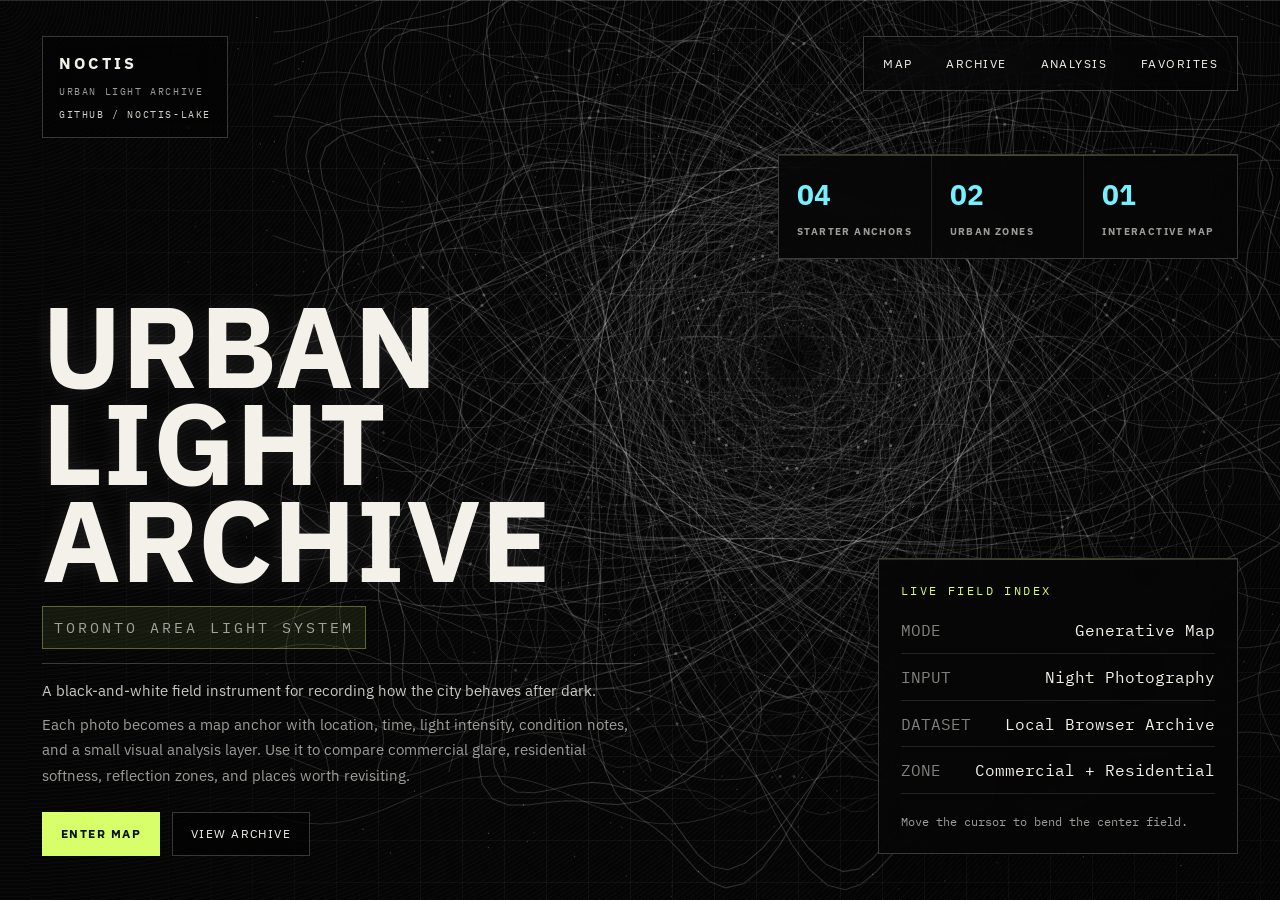
<file: index.html>
<!DOCTYPE html>
<html lang="en">
<head>
  <meta charset="UTF-8" />
  <meta name="viewport" content="width=device-width, initial-scale=1.0" />
  <meta name="description" content="NOCTIS is an interactive archive for mapping night light conditions across Toronto." />
  <title>NOCTIS - Urban Light Archive</title>
  <link rel="stylesheet" href="style.css" />
</head>
<body class="home-page">
  <canvas id="homeCanvas" aria-hidden="true"></canvas>
  <div class="grid-layer" aria-hidden="true"></div>
  <div class="noise-layer" aria-hidden="true"></div>
  <div class="scan-line" aria-hidden="true"></div>

  <header class="home-header">
    <a class="brand-block" href="index.html" aria-label="NOCTIS home">
      <span class="brand-mark">NOCTIS</span>
      <span class="brand-sub">URBAN LIGHT ARCHIVE</span>
      <span class="signature">github / noctis-lake</span>
    </a>
    <nav class="home-nav" aria-label="Primary navigation">
      <a href="map.html">Map</a>
      <a href="map.html#archive">Archive</a>
      <a href="map.html#analysis">Analysis</a>
      <a href="map.html#favorites">Favorites</a>
    </nav>
  </header>

  <main class="home-copy">
    <h1>Urban<br />Light<br />Archive</h1>
    <p class="system-label">Toronto area light system</p>
    <p class="intro-main">A black-and-white field instrument for recording how the city behaves after dark.</p>
    <p class="intro-small">Each photo becomes a map anchor with location, time, light intensity, condition notes, and a small visual analysis layer. Use it to compare commercial glare, residential softness, reflection zones, and places worth revisiting.</p>
    <div class="home-actions" aria-label="Start actions">
      <a class="enter-btn" href="map.html">Enter Map</a>
      <a class="ghost-btn" href="map.html#archive">View Archive</a>
    </div>
  </main>

  <aside class="home-data-panel" aria-label="Project status">
    <div class="panel-heading">Live Field Index</div>
    <dl>
      <div><dt>Mode</dt><dd>Generative Map</dd></div>
      <div><dt>Input</dt><dd>Night Photography</dd></div>
      <div><dt>Dataset</dt><dd>Local Browser Archive</dd></div>
      <div><dt>Zone</dt><dd>Commercial + Residential</dd></div>
    </dl>
    <p>Move the cursor to bend the center field.</p>
  </aside>

  <section class="home-metrics" aria-label="Archive metrics">
    <div><span>04</span><b>Starter Anchors</b></div>
    <div><span>02</span><b>Urban Zones</b></div>
    <div><span>01</span><b>Interactive Map</b></div>
  </section>

  <script src="script.js"></script>
</body>
</html>
</file>
<file: style.css>
@import url('https://fonts.googleapis.com/css2?family=IBM+Plex+Mono:wght@400;500;600;700&family=IBM+Plex+Sans:wght@500;700;800&display=swap');

:root {
  color-scheme: dark;
  --bg: #050505;
  --ink: #f4f1ea;
  --muted: rgba(244, 241, 234, 0.64);
  --soft: rgba(244, 241, 234, 0.1);
  --line: rgba(244, 241, 234, 0.22);
  --panel: rgba(8, 8, 8, 0.7);
  --panel-strong: rgba(10, 10, 10, 0.92);
  --accent: #d8ff6a;
  --cyan: #75f0ff;
  --danger: #ff8c78;
  --wine: #5f1518;
}

* {
  box-sizing: border-box;
  margin: 0;
  padding: 0;
}

html,
body {
  position: relative;
  width: 100%;
  min-height: 100%;
  font-family: "IBM Plex Sans", Arial, Helvetica, sans-serif;
  background: var(--bg);
  color: var(--ink);
  line-height: 1.6;
}

body::before {
  content: "";
  position: fixed;
  inset: -10%;
  z-index: 0;
  pointer-events: none;
  background:
    radial-gradient(ellipse at 68% 28%, rgba(216, 255, 106, 0.13), transparent 18%),
    radial-gradient(ellipse at 22% 72%, rgba(117, 240, 255, 0.1), transparent 22%),
    repeating-conic-gradient(from 28deg at 50% 50%, rgba(244, 241, 234, 0.03) 0deg 1deg, transparent 1deg 8deg);
  opacity: 0.62;
  mix-blend-mode: screen;
  animation: noctis-field-bend 22s ease-in-out infinite alternate;
}

a {
  color: inherit;
  text-decoration: none;
}

button,
input,
textarea,
select {
  font: inherit;
}

button,
a,
input,
textarea,
select {
  outline-color: var(--accent);
}

a:focus-visible,
button:focus-visible,
input:focus-visible,
textarea:focus-visible,
select:focus-visible {
  outline: 2px solid var(--accent);
  outline-offset: 3px;
}

.home-page {
  min-height: 100vh;
  overflow: hidden;
  cursor: crosshair;
}

.home-page canvas {
  position: fixed;
  inset: 0;
  z-index: 0;
  width: 100%;
  height: 100%;
}

.grid-layer,
.noise-layer,
.scan-line {
  position: fixed;
  pointer-events: none;
}

.grid-layer {
  inset: 0;
  z-index: 1;
  background-image:
    linear-gradient(rgba(255, 255, 255, 0.045) 1px, transparent 1px),
    linear-gradient(90deg, rgba(255, 255, 255, 0.045) 1px, transparent 1px);
  background-size: 42px 42px;
  mask-image: radial-gradient(circle at 62% 42%, #000 0%, #000 62%, transparent 92%);
}

.noise-layer {
  inset: 0;
  z-index: 2;
  opacity: 0.075;
  background-image: repeating-radial-gradient(circle at 0 0, rgba(255, 255, 255, 0.28) 0, rgba(255, 255, 255, 0.28) 1px, transparent 1px, transparent 4px);
  mix-blend-mode: screen;
}

.scan-line {
  left: 0;
  z-index: 3;
  width: 100%;
  height: 1px;
  background: rgba(255, 255, 255, 0.14);
  animation: scan 5s linear infinite;
}

@keyframes scan {
  0% { top: -2%; }
  100% { top: 102%; }
}

.home-header,
.map-topbar {
  position: fixed;
  z-index: 10;
  gap: 18px;
  display: flex;
  align-items: flex-start;
  justify-content: space-between;
  pointer-events: none;
}

.home-header {
  top: 36px;
  left: 42px;
  right: 42px;
}

.brand-block,
.home-nav,
.map-logo,
.map-topbar nav {
  pointer-events: auto;
}

.brand-block,
.map-logo {
  position: relative;
  overflow: hidden;
  display: inline-flex;
  flex-direction: column;
  gap: 7px;
  padding: 14px 16px;
  border: 1px solid var(--line);
  background: rgba(0, 0, 0, 0.34);
  backdrop-filter: blur(16px);
  transition:
    transform 240ms cubic-bezier(0.2, 1.35, 0.4, 1),
    border-color 160ms ease,
    box-shadow 160ms ease;
}

.brand-block:hover,
.map-logo:hover {
  animation: noctis-glitch 620ms steps(2, end);
  border-color: rgba(216, 255, 106, 0.46);
  box-shadow: 0 16px 42px rgba(216, 255, 106, 0.08);
  transform: rotate(-1deg) scale(1.035);
}

.brand-block:active,
.map-logo:active {
  transform: rotate(1deg) scale(0.95);
}

.brand-mark,
.map-logo {
  font-weight: 900;
  letter-spacing: 0.2em;
}

.brand-sub,
.signature,
.map-logo span {
  font-family: "IBM Plex Mono", "Courier New", monospace;
  font-size: 10px;
  letter-spacing: 0.16em;
  color: var(--muted);
  text-transform: uppercase;
}

.signature,
.map-logo span {
  color: rgba(244, 241, 234, 0.86);
}

.home-nav,
.map-topbar nav {
  display: flex;
  flex-wrap: wrap;
  justify-content: flex-end;
  gap: 8px;
  padding: 6px;
  border: 1px solid var(--line);
  background: rgba(0, 0, 0, 0.36);
  backdrop-filter: blur(16px);
}

.home-nav a,
.map-topbar button,
.map-toolbox button,
.modal-actions button,
.ghost-btn,
.enter-btn {
  border: 1px solid transparent;
  color: var(--ink);
  background: transparent;
  cursor: pointer;
  text-transform: uppercase;
  letter-spacing: 0.12em;
  font-size: 12px;
}

.home-nav a,
.map-topbar button {
  position: relative;
  overflow: hidden;
  padding: 10px 12px;
}

.home-nav a::after,
.map-topbar button::after {
  content: "";
  position: absolute;
  inset: 0;
  background: linear-gradient(110deg, transparent 0 35%, rgba(216, 255, 106, 0.18) 48%, transparent 62%);
  transform: translateX(-120%);
  transition: transform 540ms ease;
}

.home-nav a:hover,
.map-topbar button:hover,
.map-topbar button.active {
  border-color: var(--line);
  background: rgba(244, 241, 234, 0.12);
}

.home-nav a:hover::after,
.map-topbar button:hover::after,
.map-topbar button.active::after {
  transform: translateX(120%);
}

.home-copy {
  position: fixed;
  left: 42px;
  bottom: 44px;
  z-index: 5;
  max-width: 780px;
  pointer-events: none;
}

.system-label {
  display: inline-flex;
  margin-top: 18px;
  padding: 8px 11px;
  border: 1px solid rgba(216, 255, 106, 0.35);
  color: var(--accent);
  background: rgba(216, 255, 106, 0.08);
  font-family: "Courier New", monospace;
  font-size: 11px;
  letter-spacing: 0.2em;
  text-transform: uppercase;
  transition:
    transform 240ms cubic-bezier(0.2, 1.35, 0.4, 1),
    box-shadow 160ms ease,
    border-color 160ms ease;
}

.system-label:hover {
  border-color: rgba(216, 255, 106, 0.7);
  box-shadow: 0 0 34px rgba(216, 255, 106, 0.12);
  transform: rotate(-2deg) scale(1.055);
}

.system-label:active {
  transform: rotate(1deg) scale(0.94);
}

.home-copy h1 {
  max-width: 780px;
  color: var(--ink);
  font-size: clamp(70px, 9vw, 142px);
  line-height: 0.84;
  font-weight: 900;
  text-transform: uppercase;
  text-shadow: 0 0 22px rgba(255, 255, 255, 0.09);
  animation: noctis-title-float 8s ease-in-out infinite alternate;
}

.home-copy p {
  max-width: 620px;
  color: var(--muted);
  font-size: 15px;
  line-height: 1.7;
}

.home-copy .intro-main {
  margin-top: 14px;
  padding-top: 14px;
  border-top: 1px solid var(--line);
  color: rgba(244, 241, 234, 0.82);
}

.home-copy .intro-small {
  margin-top: 8px;
  max-width: 600px;
}

.home-actions {
  display: flex;
  gap: 12px;
  margin-top: 24px;
  pointer-events: auto;
}

.enter-btn,
.ghost-btn,
.map-toolbox button,
.modal-actions button {
  position: relative;
  overflow: hidden;
  display: inline-flex;
  align-items: center;
  justify-content: center;
  min-height: 44px;
  padding: 0 18px;
  border-color: var(--line);
  background: rgba(0, 0, 0, 0.44);
  backdrop-filter: blur(14px);
  transition: transform 0.18s ease, background 0.18s ease, color 0.18s ease, border-color 0.18s ease;
}

.enter-btn::after,
.ghost-btn::after,
.map-toolbox button::after,
.modal-actions button::after {
  content: "✓";
  position: absolute;
  right: 10px;
  top: 50%;
  display: grid;
  place-items: center;
  width: 20px;
  height: 20px;
  border: 1px solid currentColor;
  border-radius: 50%;
  font-size: 11px;
  opacity: 0;
  transform: translateY(-50%) scale(0.2);
  transition:
    opacity 120ms ease,
    transform 260ms cubic-bezier(0.2, 1.45, 0.36, 1);
}

.enter-btn {
  border-color: rgba(216, 255, 106, 0.6);
  color: #071005;
  background: var(--accent);
  font-weight: 800;
}

.ghost-btn:hover,
.map-toolbox button:hover,
.modal-actions button:hover {
  background: var(--ink);
  color: #050505;
  box-shadow: 0 0 0 1px rgba(216, 255, 106, 0.12), 0 18px 44px rgba(216, 255, 106, 0.1);
  transform: translateY(-3px) scale(1.02);
}

.enter-btn:hover {
  transform: translateY(-3px) scale(1.025);
  background: #f2ffd1;
  box-shadow: 0 0 0 1px rgba(216, 255, 106, 0.22), 0 18px 46px rgba(216, 255, 106, 0.18);
}

.enter-btn:active,
.ghost-btn:active,
.map-toolbox button:active,
.modal-actions button:active {
  transform: translateY(0) scale(0.96);
}

.enter-btn:active::after,
.ghost-btn:active::after,
.map-toolbox button:active::after,
.modal-actions button:active::after {
  opacity: 1;
  transform: translateY(-50%) scale(1);
}

.home-data-panel,
.home-metrics,
.map-toolbox,
.archive-panel,
.insight-panel,
.action-panel {
  position: fixed;
  z-index: 8;
  overflow: hidden;
  border: 1px solid var(--line);
  background: rgba(6, 6, 6, 0.82);
  backdrop-filter: blur(18px);
  box-shadow: 0 22px 70px rgba(0, 0, 0, 0.28);
  animation: noctis-rise 620ms ease both;
}

.home-data-panel,
.home-metrics {
  background: rgba(6, 6, 6, 0.9);
}

.home-data-panel::before,
.home-metrics::before,
.archive-panel::before,
.insight-panel::before,
.action-panel::before {
  content: "";
  position: absolute;
  left: -45%;
  right: -45%;
  top: 0;
  height: 1px;
  pointer-events: none;
  background: linear-gradient(90deg, transparent, rgba(216, 255, 106, 0.72), transparent);
  opacity: 0.42;
  animation: noctis-panel-current 6.8s ease-in-out infinite;
}

.home-data-panel {
  z-index: 12;
  right: 42px;
  bottom: 46px;
  width: min(360px, calc(100vw - 84px));
  padding: 22px;
  font-family: "IBM Plex Mono", "Courier New", monospace;
}

.panel-heading {
  margin-bottom: 18px;
  color: var(--accent);
  font-size: 12px;
  letter-spacing: 0.2em;
  text-transform: uppercase;
}

.home-data-panel dl {
  display: grid;
  gap: 11px;
}

.home-data-panel dl div {
  background-image: linear-gradient(90deg, rgba(95, 21, 24, 0.9) 0 50%, transparent 50% 100%);
  background-size: 200% 100%;
  background-position: 100% 0;
  display: flex;
  justify-content: space-between;
  gap: 18px;
  padding-bottom: 9px;
  border-bottom: 1px solid rgba(244, 241, 234, 0.12);
  transition:
    background-position 340ms ease,
    color 180ms ease;
}

.home-data-panel dl div:hover {
  background-position: 0 0;
}

.home-data-panel dl div:hover dt,
.home-data-panel dl div:hover dd {
  color: var(--ink);
}

.home-data-panel dt {
  color: rgba(244, 241, 234, 0.52);
  text-transform: uppercase;
}

.home-data-panel dd {
  text-align: right;
}

.home-data-panel p {
  margin-top: 18px;
  color: var(--muted);
  font-size: 12px;
  line-height: 1.6;
}

.home-metrics {
  z-index: 12;
  right: 42px;
  top: 154px;
  display: grid;
  grid-template-columns: repeat(3, 1fr);
  width: min(460px, calc(100vw - 84px));
}

.home-metrics div {
  position: relative;
  overflow: hidden;
  padding: 18px;
  border-right: 1px solid rgba(244, 241, 234, 0.12);
  transition:
    transform 180ms ease,
    background 180ms ease,
    box-shadow 180ms ease;
}

.home-metrics div:hover {
  background: rgba(244, 241, 234, 0.08);
  box-shadow: inset 0 0 0 1px rgba(216, 255, 106, 0.2);
  transform: translateY(-4px);
}

.home-metrics div:last-child {
  border-right: 0;
}

.home-metrics span {
  display: block;
  color: var(--cyan);
  font-size: 28px;
  font-weight: 900;
}

.home-metrics b {
  display: block;
  margin-top: 6px;
  color: var(--muted);
  font-size: 10px;
  letter-spacing: 0.14em;
  text-transform: uppercase;
}

.map-page {
  min-height: 100vh;
  overflow: hidden;
}

.map-page #map {
  position: fixed;
  inset: 0;
  z-index: 0;
  background: var(--bg);
}

.leaflet-tile {
  filter: grayscale(1) invert(0.94) contrast(1.28) brightness(0.72);
}

.leaflet-control-attribution {
  background: rgba(0, 0, 0, 0.5) !important;
  color: #aaa !important;
}

.leaflet-top.leaflet-left {
  top: 112px;
  left: 22px;
}

.map-topbar {
  top: 22px;
  left: 22px;
  right: 22px;
  align-items: center;
}

.map-logo {
  font-size: 17px;
}

.map-toolbox {
  left: 22px;
  bottom: 22px;
  width: 360px;
  padding: 18px;
}

.toolbox-title,
.archive-head {
  display: flex;
  align-items: center;
  justify-content: space-between;
  gap: 16px;
}

.toolbox-title p,
.archive-panel h2 {
  font-size: 14px;
  font-weight: 900;
  letter-spacing: 0.16em;
  text-transform: uppercase;
}

.toolbox-title span,
.archive-head span {
  color: var(--accent);
  font-family: "Courier New", monospace;
  font-size: 11px;
  white-space: nowrap;
  text-transform: uppercase;
}

.toolbox-title b {
  font-weight: 400;
}

.workflow-strip {
  display: grid;
  grid-template-columns: auto 1fr auto 1fr auto;
  gap: 8px;
  align-items: center;
  margin: 14px 0 2px;
  font-family: "Courier New", monospace;
  font-size: 10px;
  letter-spacing: 0.16em;
  text-transform: uppercase;
}

.workflow-strip span {
  color: var(--ink);
}

.workflow-strip i {
  position: relative;
  overflow: hidden;
  height: 1px;
  background: rgba(216, 255, 106, 0.36);
}

.workflow-strip i::after {
  content: "";
  position: absolute;
  inset: 0;
  background: linear-gradient(90deg, transparent, var(--accent), transparent);
  transform: translateX(-100%);
  animation: noctis-workflow-current 4.2s ease-in-out infinite;
}

.search-wrap {
  display: grid;
  gap: 8px;
  margin: 15px 0;
  color: var(--muted);
  font-size: 11px;
  letter-spacing: 0.12em;
  text-transform: uppercase;
}

.search-wrap input,
.meta-input,
.modal-info textarea,
.modal-info input[type="file"],
.modal-info select {
  width: 100%;
  border: 1px solid rgba(244, 241, 234, 0.2);
  background: rgba(255, 255, 255, 0.055);
  color: var(--ink);
}

.search-wrap input {
  height: 42px;
  padding: 0 12px;
}

.tool-grid {
  display: grid;
  grid-template-columns: 1fr 1fr;
  gap: 9px;
}

.map-toolbox button {
  min-height: 42px;
  padding: 0 12px;
  text-align: center;
}

.legend {
  display: grid;
  grid-template-columns: 1fr 1fr;
  gap: 9px 12px;
  margin-top: 16px;
  color: var(--muted);
  font-family: "Courier New", monospace;
  font-size: 11px;
}

.dot {
  display: inline-block;
  margin-right: 8px;
  border-radius: 999px;
  background: var(--ink);
  vertical-align: middle;
}

.dot.small {
  width: 8px;
  height: 8px;
}

.dot.medium {
  width: 12px;
  height: 12px;
}

.dot.large {
  width: 16px;
  height: 16px;
}

.dot.fav {
  width: 12px;
  height: 12px;
  box-shadow: 0 0 0 4px rgba(216, 255, 106, 0.22);
}

.archive-panel {
  right: 22px;
  top: 102px;
  width: 330px;
  max-height: 42vh;
  overflow: auto;
  padding: 18px;
}

.archive-item {
  position: relative;
  overflow: hidden;
  background-image: linear-gradient(90deg, rgba(95, 21, 24, 0.92) 0 50%, transparent 50% 100%);
  background-size: 200% 100%;
  background-position: 100% 0;
  display: grid;
  grid-template-columns: 62px 1fr;
  gap: 12px;
  padding: 12px 0;
  border-bottom: 1px solid rgba(244, 241, 234, 0.12);
  cursor: pointer;
  transition:
    background-position 340ms ease,
    transform 180ms ease,
    border-color 180ms ease;
}

.archive-item:hover {
  background-position: 0 0;
  border-color: rgba(216, 255, 106, 0.24);
  transform: translateY(-1px);
}

.archive-item:hover h3 {
  color: var(--accent);
}

.archive-item img {
  width: 62px;
  height: 62px;
  object-fit: cover;
  filter: grayscale(1);
  transition:
    transform 420ms ease,
    filter 420ms ease;
}

.archive-item:hover img {
  filter: grayscale(1) contrast(1.48);
  transform: scale(1.08);
}

.archive-item h3 {
  color: var(--ink);
  font-size: 13px;
  line-height: 1.25;
  word-break: break-word;
}

.archive-item p {
  margin-top: 5px;
  color: var(--muted);
  font-size: 11px;
  line-height: 1.35;
}

.archive-empty {
  padding: 22px 0 4px;
  color: var(--muted);
  font-size: 13px;
  line-height: 1.55;
}

.insight-panel {
  right: 22px;
  bottom: 22px;
  width: 330px;
  padding: 18px;
}

.action-panel {
  right: 22px;
  bottom: 238px;
  width: 330px;
  padding: 18px;
}

.insight-panel span,
.action-panel span {
  color: var(--muted);
  font-size: 11px;
  letter-spacing: 0.14em;
  text-transform: uppercase;
}

.insight-panel strong {
  display: block;
  margin: 8px 0 6px;
  color: var(--cyan);
  font-size: 42px;
  line-height: 1;
}

.action-panel strong {
  display: block;
  margin: 10px 0 8px;
  color: var(--accent);
  font-size: 20px;
  line-height: 1.15;
}

.insight-panel p,
.action-panel p {
  color: var(--muted);
  font-size: 13px;
  line-height: 1.55;
}

.action-panel div {
  display: flex;
  flex-wrap: wrap;
  gap: 8px;
  margin-top: 14px;
}

.action-panel a {
  border: 1px solid var(--line);
  padding: 9px 10px;
  color: var(--ink);
  font-size: 11px;
  font-weight: 800;
  letter-spacing: 0.12em;
  text-transform: uppercase;
  transition: background 160ms ease, color 160ms ease, transform 160ms ease;
}

.action-panel a:hover {
  background: var(--accent);
  color: #050505;
  transform: translateY(-2px);
}

.photo-marker {
  position: relative;
  display: grid;
  width: var(--marker-size, 28px);
  height: var(--marker-size, 28px);
  place-items: center;
  border: 1px solid #050505;
  border-radius: 50%;
  background: var(--ink);
  box-shadow: 0 0 0 5px rgba(255, 255, 255, 0.12), 0 0 22px rgba(255, 255, 255, 0.35);
  transform: translate(-50%, -50%);
  animation: noctis-point-breathe 3.6s ease-in-out infinite;
  transition: transform 0.2s ease;
}

.photo-marker::before {
  content: "";
  position: absolute;
  inset: -18px;
  border: 1px solid currentColor;
  border-radius: 999px;
  opacity: 0.22;
  animation: noctis-point-orbit 4.8s cubic-bezier(0.65, 0, 0.35, 1) infinite;
}

.photo-marker::after {
  width: 36%;
  height: 36%;
  border-radius: inherit;
  background: #050505;
  content: "";
}

.photo-marker.favorite {
  background: var(--accent);
  box-shadow: 0 0 0 6px rgba(216, 255, 106, 0.23), 0 0 36px rgba(216, 255, 106, 0.62);
}

.photo-marker:hover {
  z-index: 999 !important;
  animation: marker-pop 420ms cubic-bezier(0.2, 1.45, 0.36, 1);
  transform: translate(-50%, -50%) scale(1.65);
}

.marker-thumb {
  width: 78px;
  height: 78px;
  border: 1px solid rgba(255, 255, 255, 0.8);
  border-radius: 3px;
  object-fit: cover;
  filter: grayscale(1);
  box-shadow: 0 10px 40px rgba(0, 0, 0, 0.62);
  transition:
    transform 420ms ease,
    filter 420ms ease;
}

.marker-thumb:hover {
  filter: grayscale(1) contrast(1.45);
  transform: scale(1.08);
}

.modal.hidden {
  display: none;
}

.modal {
  position: fixed;
  inset: 0;
  z-index: 1000;
}

.modal-backdrop {
  position: absolute;
  inset: 0;
  background: rgba(0, 0, 0, 0.72);
  backdrop-filter: blur(8px);
}

.modal-card {
  position: absolute;
  left: 50%;
  top: 50%;
  display: grid;
  grid-template-columns: 1.22fr 0.88fr;
  width: min(1180px, 92vw);
  height: min(750px, 86vh);
  overflow: hidden;
  border: 1px solid rgba(255, 255, 255, 0.28);
  background: var(--panel-strong);
  box-shadow: 0 22px 84px rgba(0, 0, 0, 0.70);
  transform: translate(-50%, -50%);
  animation: noctis-modal 420ms cubic-bezier(0.2, 1, 0.3, 1) both;
}

.modal-close {
  position: absolute;
  right: 14px;
  top: 12px;
  z-index: 2;
  width: 36px;
  height: 36px;
  border: 1px solid rgba(255, 255, 255, 0.35);
  color: var(--ink);
  background: #000;
  cursor: pointer;
  font-size: 24px;
}

.modal-image-wrap {
  position: relative;
  overflow: hidden;
  background: #000;
}

.modal-image-wrap img {
  width: 100%;
  height: 100%;
  object-fit: cover;
  filter: grayscale(1) contrast(1.1);
  transition:
    transform 680ms ease,
    filter 680ms ease;
}

.modal-image-wrap:hover img {
  filter: grayscale(1) contrast(1.55);
  transform: scale(1.08);
}

.analysis-overlay {
  position: absolute;
  inset: 0;
  pointer-events: none;
}

.analysis-overlay.hidden {
  display: none;
}

.scan-box {
  position: absolute;
  border: 2px solid rgba(216, 255, 106, 0.88);
  box-shadow: 0 0 18px rgba(216, 255, 106, 0.26);
}

.box-a {
  left: 12%;
  top: 18%;
  width: 22%;
  height: 18%;
}

.box-b {
  right: 15%;
  top: 34%;
  width: 28%;
  height: 22%;
}

.box-c {
  left: 34%;
  bottom: 16%;
  width: 36%;
  height: 20%;
}

.modal-info {
  overflow: auto;
  padding: 34px 30px;
}

.modal-kicker {
  margin-bottom: 14px;
  color: var(--accent);
  font-family: "Courier New", monospace;
  font-size: 11px;
  letter-spacing: 0.18em;
  text-transform: uppercase;
}

.modal-title-input {
  display: block;
  width: 100%;
  min-height: 80px;
  max-height: 150px;
  padding: 0 0 10px;
  overflow: auto;
  border: 0;
  border-bottom: 1px solid rgba(255, 255, 255, 0.3);
  color: var(--ink);
  background: transparent;
  font-size: 30px;
  font-weight: 900;
  line-height: 1.14;
  resize: none;
  word-break: break-word;
}

.meta-grid {
  display: grid;
  grid-template-columns: 1fr 1fr;
  gap: 12px;
  margin: 20px 0;
}

.meta-grid div {
  padding: 12px;
  border: 1px solid rgba(255, 255, 255, 0.16);
}

.meta-grid b {
  display: block;
  margin-bottom: 6px;
  color: rgba(244, 241, 234, 0.48);
  font-size: 10px;
  letter-spacing: 0.16em;
  text-transform: uppercase;
}

.meta-grid span {
  color: var(--ink);
  font-size: 13px;
}

.meta-input {
  min-height: 34px;
  padding: 7px 8px;
  color: var(--ink);
  background: rgba(0, 0, 0, 0.2);
}

.modal-info label {
  display: flex;
  justify-content: space-between;
  gap: 16px;
  margin: 15px 0 8px;
  color: var(--muted);
  font-size: 11px;
  letter-spacing: 0.12em;
  text-transform: uppercase;
}

.modal-info textarea {
  min-height: 78px;
  padding: 12px;
  resize: vertical;
}

.ai-assistant {
  margin-top: 18px;
  border: 1px solid rgba(216, 255, 106, 0.28);
  background:
    linear-gradient(rgba(216, 255, 106, 0.06) 1px, transparent 1px),
    linear-gradient(90deg, rgba(216, 255, 106, 0.04) 1px, transparent 1px),
    rgba(0, 0, 0, 0.2);
  background-size: 22px 22px;
}

.assistant-head {
  display: flex;
  justify-content: space-between;
  gap: 16px;
  padding: 14px;
  border-bottom: 1px solid rgba(216, 255, 106, 0.22);
}

.assistant-head span {
  display: block;
  color: var(--accent);
  font-family: "Courier New", monospace;
  font-size: 10px;
  letter-spacing: 0.16em;
  text-transform: uppercase;
}

.assistant-head h3 {
  margin-top: 6px;
  color: var(--ink);
  font-size: 18px;
  line-height: 1.15;
}

.assistant-controls {
  display: flex;
  align-items: stretch;
  gap: 8px;
}

.assistant-controls select {
  min-height: 38px;
  max-width: 150px;
  border: 1px solid var(--line);
  padding: 0 10px;
  color: var(--ink);
  background: rgba(0, 0, 0, 0.38);
  font-size: 10px;
  font-weight: 900;
  letter-spacing: 0.08em;
  text-transform: uppercase;
}

.assistant-head button,
.assistant-actions button {
  min-height: 38px;
  border: 1px solid var(--line);
  padding: 0 12px;
  color: var(--ink);
  background: rgba(0, 0, 0, 0.28);
  cursor: pointer;
  font-size: 10px;
  font-weight: 900;
  letter-spacing: 0.12em;
  text-transform: uppercase;
  transition: background 160ms ease, color 160ms ease, transform 160ms ease;
}

.assistant-head button:hover,
.assistant-actions button:hover {
  background: var(--accent);
  color: #050505;
  transform: translateY(-2px);
}

.assistant-output {
  display: grid;
  gap: 0;
  padding: 0;
}

.assistant-output > p {
  padding: 14px;
  color: var(--muted);
  font-size: 13px;
  line-height: 1.55;
}

.assistant-output article {
  min-height: auto;
  padding: 13px 14px;
  border-bottom: 1px solid rgba(244, 241, 234, 0.12);
  background: transparent;
}

.assistant-output article:hover {
  transform: none;
}

.assistant-output article::after {
  display: none;
}

.assistant-output b {
  display: block;
  margin-bottom: 5px;
  color: rgba(244, 241, 234, 0.56);
  font-size: 10px;
  letter-spacing: 0.13em;
  text-transform: uppercase;
}

.assistant-output p {
  margin: 0;
  color: var(--ink);
  font-size: 13px;
  line-height: 1.55;
}

.assistant-actions {
  display: grid;
  grid-template-columns: 1fr 1fr;
  gap: 9px;
  padding: 12px 14px 14px;
}

.modal-info input[type="file"] {
  padding: 12px;
}

.range-input {
  width: 100%;
  accent-color: var(--accent);
}

.modal-actions {
  display: grid;
  grid-template-columns: repeat(3, 1fr);
  gap: 10px;
  margin-top: 18px;
}

.danger-btn {
  border-color: rgba(255, 140, 120, 0.45) !important;
  color: var(--danger) !important;
}

.danger-btn:hover {
  background: var(--danger) !important;
  color: #120503 !important;
}

@keyframes noctis-glitch {
  0%, 100% {
    text-shadow: none;
  }
  24% {
    text-shadow: 2px 0 rgba(216, 255, 106, 0.68), -2px 0 rgba(117, 240, 255, 0.42);
  }
  46% {
    text-shadow: -3px 0 rgba(216, 255, 106, 0.48), 3px 0 rgba(95, 21, 24, 0.66);
  }
  72% {
    text-shadow: 1px 0 rgba(244, 241, 234, 0.5), -1px 0 rgba(216, 255, 106, 0.42);
  }
}

@keyframes noctis-rise {
  from {
    opacity: 0;
    transform: translateY(18px);
  }
  to {
    opacity: 1;
    transform: translateY(0);
  }
}

@keyframes noctis-modal {
  from {
    opacity: 0;
    transform: translate(-50%, -46%) scale(0.98);
  }
  to {
    opacity: 1;
    transform: translate(-50%, -50%) scale(1);
  }
}

@keyframes marker-pop {
  0% {
    transform: translate(-50%, -50%) scale(1);
  }
  54% {
    transform: translate(-50%, -50%) scale(1.82);
  }
  100% {
    transform: translate(-50%, -50%) scale(1.65);
  }
}

@keyframes noctis-workflow-current {
  0%, 100% {
    opacity: 0.2;
    transform: translateX(-100%);
  }

  50% {
    opacity: 0.75;
    transform: translateX(100%);
  }
}

@keyframes noctis-point-breathe {
  0%, 100% {
    filter: none;
  }

  50% {
    filter: drop-shadow(0 0 12px rgba(216, 255, 106, 0.32));
  }
}

@keyframes noctis-field-bend {
  0% {
    transform: translate3d(-1%, 1%, 0) rotate(-1deg) scale(1);
  }

  100% {
    transform: translate3d(1%, -1%, 0) rotate(1.5deg) scale(1.05);
  }
}

@keyframes noctis-panel-current {
  0%,
  18% {
    transform: translateX(-36%);
  }

  72%,
  100% {
    transform: translateX(36%);
  }
}

@keyframes noctis-title-float {
  0% {
    transform: translate3d(0, 0, 0);
  }

  100% {
    transform: translate3d(0, -10px, 0);
  }
}

@keyframes noctis-point-orbit {
  0% {
    transform: scale(0.78) rotate(0deg);
    opacity: 0;
  }

  42% {
    opacity: 0.28;
  }

  100% {
    transform: scale(1.36) rotate(180deg);
    opacity: 0;
  }
}

@media (prefers-reduced-motion: reduce) {
  body::before,
  .workflow-strip i::after,
  .photo-marker,
  .photo-marker::before,
  .home-copy h1,
  .home-data-panel::before,
  .home-metrics::before,
  .archive-panel::before,
  .insight-panel::before,
  .action-panel::before {
    animation: none;
  }
}

@media (max-width: 1120px) {
  .home-data-panel,
  .home-metrics,
  .insight-panel,
  .action-panel {
    display: none;
  }

  .home-copy {
    max-width: calc(100vw - 84px);
  }
}

@media (max-height: 760px) {
  .action-panel {
    display: none;
  }

  .archive-panel {
    max-height: 48vh;
  }
}

.system-label,
.panel-heading,
.home-data-panel,
.workflow-strip,
.search-wrap,
.archive-head span,
.insight-panel span,
.action-panel span,
.modal-kicker,
.assistant-head span,
.assistant-output b {
  font-family: "IBM Plex Mono", "Courier New", monospace;
}

@media (max-width: 1240px), (max-height: 840px) {
  .archive-panel {
    max-height: 38vh;
  }

  .action-panel {
    right: 370px;
    bottom: 22px;
  }
}

@media (max-width: 900px) {
  .home-page,
  .map-page {
    overflow: auto;
  }

  .home-header,
  .map-topbar {
    left: 16px;
    right: 16px;
    top: 16px;
    align-items: flex-start;
  }

  .home-nav,
  .archive-panel {
    display: none;
  }

  .leaflet-control-zoom {
    display: none;
  }

  .home-copy {
    position: relative;
    left: auto;
    bottom: auto;
    max-width: none;
    min-height: 100vh;
    padding: 172px 20px 42px;
  }

  .home-copy h1 {
    font-size: clamp(62px, 19vw, 96px);
  }

  .home-copy p {
    max-width: none;
  }

  .home-actions {
    flex-direction: column;
    width: min(360px, 100%);
  }

  .map-topbar {
    align-items: flex-start;
  }

  .map-topbar nav {
    max-width: calc(100vw - 188px);
    overflow-x: auto;
  }

  .leaflet-top.leaflet-left {
    top: 84px;
    left: 16px;
  }

  .map-toolbox {
    left: 16px;
    right: 16px;
    bottom: 16px;
    width: auto;
  }

  .legend {
    display: none;
  }

  .modal-card {
    grid-template-columns: 1fr;
    height: 92vh;
  }

  .modal-image-wrap {
    height: 36vh;
  }

  .modal-info {
    padding: 26px 20px;
  }

  .assistant-head,
  .assistant-controls,
  .assistant-actions {
    grid-template-columns: 1fr;
    flex-direction: column;
  }

  .assistant-controls select {
    max-width: none;
  }
}

@media (max-width: 620px) {
  .brand-block,
  .map-logo {
    padding: 11px 12px;
  }

  .brand-sub,
  .signature,
  .map-logo span {
    display: none;
  }

  .map-topbar nav {
    position: fixed;
    left: 16px;
    right: 16px;
    top: 64px;
    max-width: none;
    justify-content: flex-start;
  }

  .leaflet-top.leaflet-left {
    top: 120px;
  }

  .map-topbar button {
    padding: 9px 10px;
    font-size: 10px;
  }

  .tool-grid,
  .meta-grid,
  .modal-actions {
    grid-template-columns: 1fr;
  }
}
</file>
